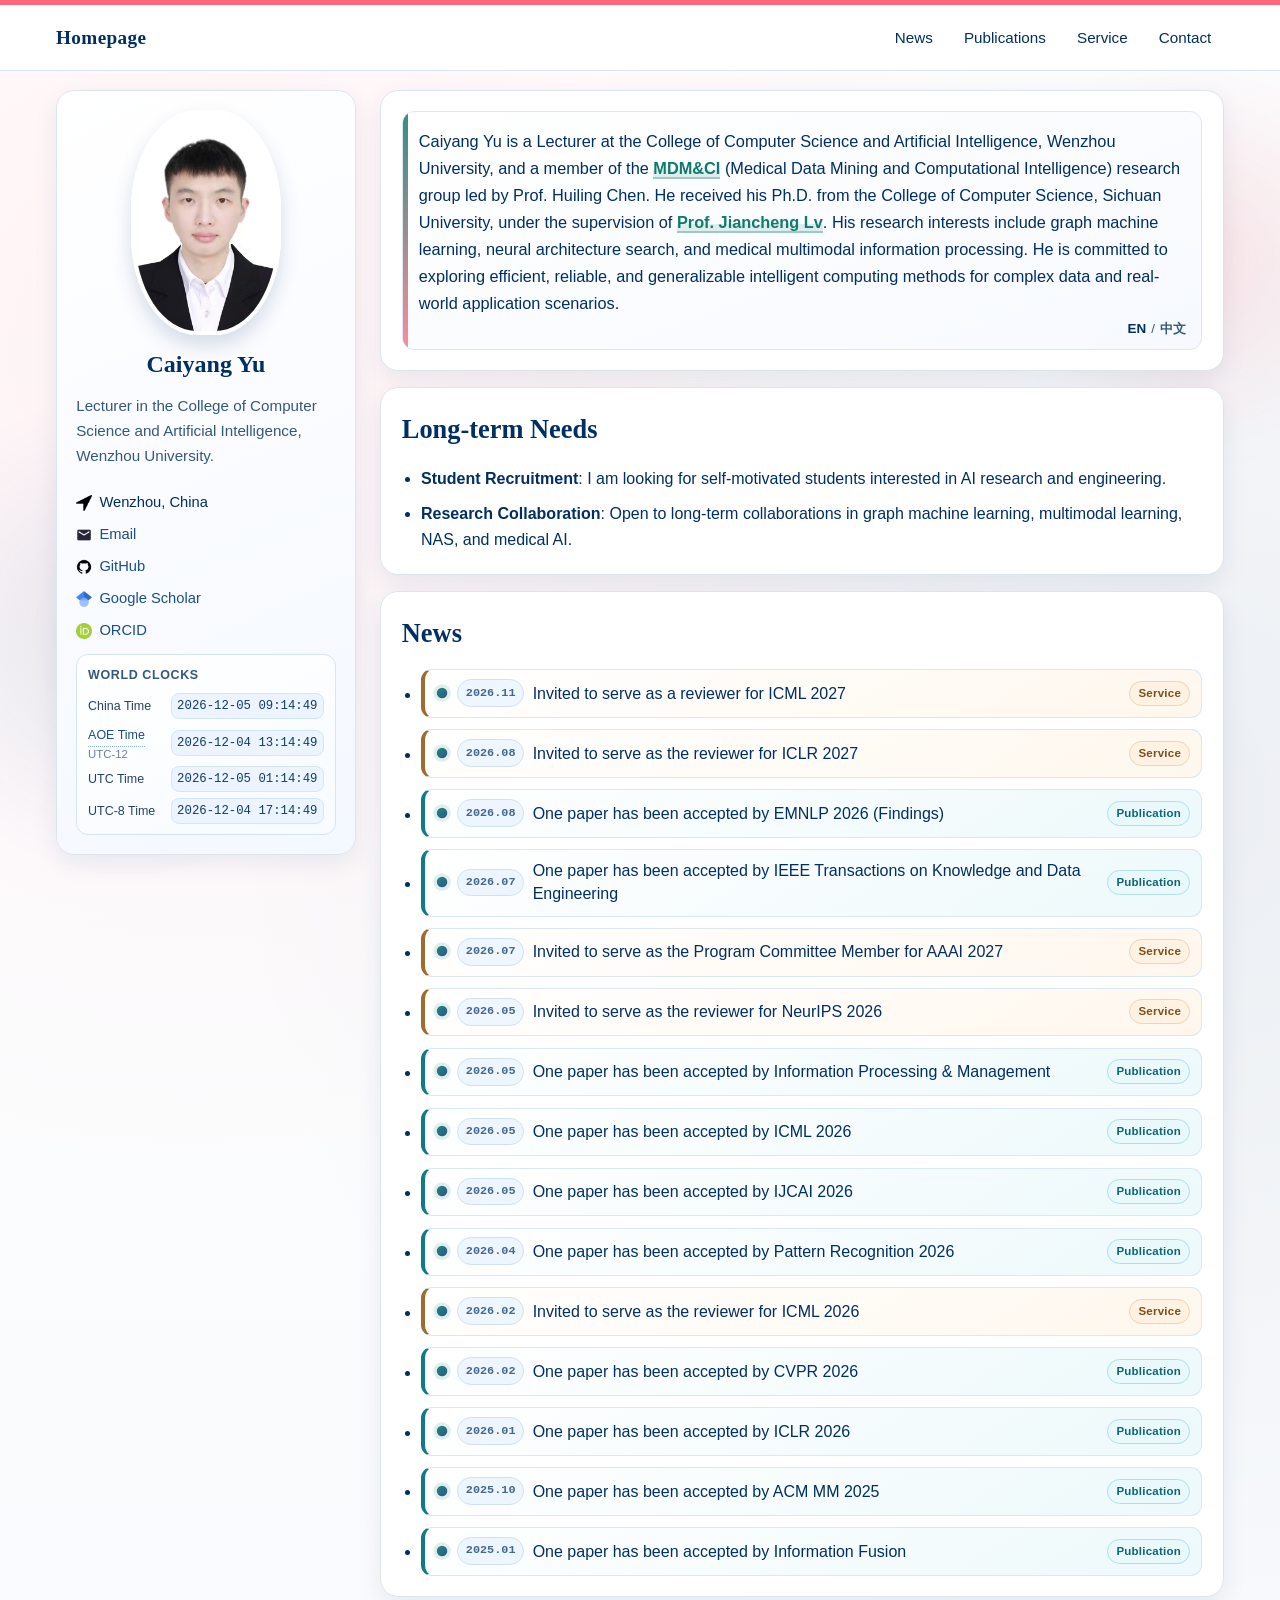
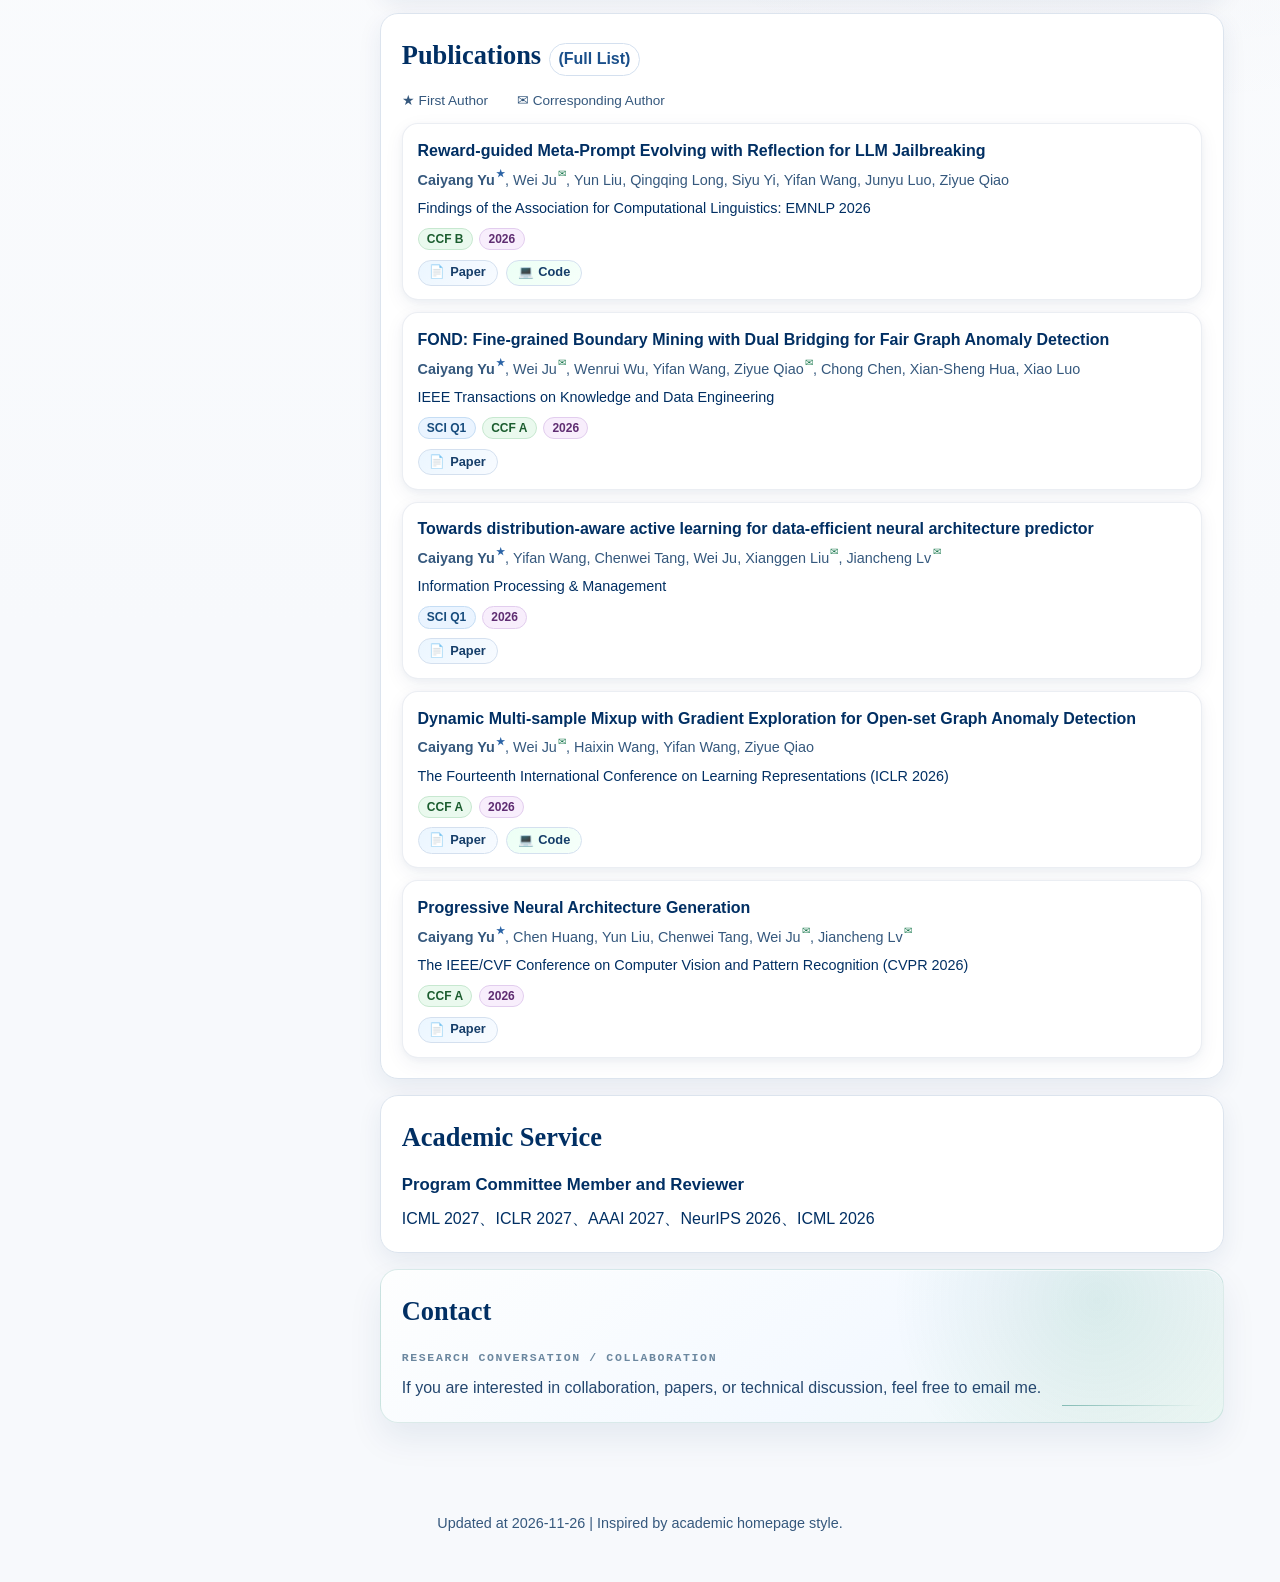
<file: index.html>
<!doctype html>
<html lang="en">
  <head>
    <meta charset="UTF-8" />
    <meta name="viewport" content="width=device-width, initial-scale=1.0" />
    <meta http-equiv="Cache-Control" content="no-cache, no-store, must-revalidate" />
    <meta http-equiv="Pragma" content="no-cache" />
    <meta http-equiv="Expires" content="0" />
    <title>Caiyang Yu - Homepage</title>
    <link rel="icon" href="./assets/img/avatar.svg" type="image/svg+xml" />
    <meta
      name="description"
      content="Caiyang Yu's personal homepage, publications, academic service, and contact information."
    />
    <script>document.documentElement.classList.add("js");</script>
    <link rel="stylesheet" href="./assets/css/style.css?v=20260829a15" />
  </head>
  <body class="accent-border-top content-loading" aria-busy="true">
    <header class="masthead">
      <div class="masthead__inner">
        <a class="brand" href="#overview">Homepage</a>
        <button class="menu-toggle" id="menuToggle" aria-label="Toggle navigation menu">
          &#9776;
        </button>
        <nav class="site-nav" id="siteNav">
          <a href="#news" class="nav-link" id="navNews">News</a>
          <a href="#publications" class="nav-link" id="navPublications">Publications</a>
          <a href="#service" class="nav-link" id="navService">Service</a>
          <a href="#contact" class="nav-link" id="navContact">Contact</a>
        </nav>
      </div>
    </header>

    <div class="layout">
      <aside class="sidebar">
        <div class="profile-card reveal">
          <img
            src="./assets/img/caiyang-yu.jpg"
            alt="Caiyang Yu profile photo"
            class="avatar"
            width="150"
            height="225"
          />
          <h1 class="name" id="profileName"></h1>
          <p class="title" id="profileTitle"></p>
          <p class="bio" id="profileBio"></p>
          <div class="profile-sections" id="profileSections"></div>
          <ul class="meta-list" id="profileMeta"></ul>
        </div>
      </aside>

      <main class="content">
        <section id="overview" class="section reveal">
          <div class="overview-grid">
            <article class="summary-card">
              <p class="summary-text" id="summaryText"></p>
              <div class="lang-switch lang-switch-inline" id="langSwitch" aria-label="Language switch">
                <button type="button" class="lang-btn active" id="langBtnEn" data-lang="en">EN</button>
                <span class="lang-divider" aria-hidden="true">/</span>
                <button type="button" class="lang-btn" id="langBtnZh" data-lang="zh">中文</button>
              </div>
            </article>
          </div>
        </section>

        <section id="longterm" class="section reveal">
          <h2 id="longtermTitle">Long-term Needs</h2>
          <ul class="timeline" id="longtermList"></ul>
        </section>
        <section id="news" class="section reveal">
          <h2 id="newsTitle">News</h2>
          <ul class="timeline" id="newsList"></ul>
        </section>

        <section id="publications" class="section reveal">
          <h2 id="publicationsTitle" class="section-title-row">
            <span id="publicationsTitleText">Publications</span>
            <a id="publicationsFullListLink" class="section-title-link" href="./publications.html">(Full List)</a>
          </h2>
          <div class="chip-group" id="pubFilterChips"></div>
          <p class="filter-hint filter-hint--authors" id="pubFilterHint">★ First Author &nbsp;&nbsp; ✉ Corresponding Author</p>
          <div class="pub-list" id="pubList"></div>
        </section>

        <section id="service" class="section reveal">
          <h2 id="serviceTitle">Academic Service</h2>
          <div class="academic-service-list" id="serviceList"></div>
        </section>

        <section id="contact" class="section reveal">
          <h2 id="contactTitle">Contact</h2>
          <p id="contactText"></p>
        </section>
      </main>
    </div>

    <footer class="footer">
      <p><span id="updatedLabel">Updated at</span> <span id="updatedAt"></span> | <span id="footerInspired">Inspired by academic homepage style.</span></p>
    </footer>

    <script>
      window.CONTENT_BASE_PATH = "./content";
      window.contentReadyFallback = window.setTimeout(function () {
        document.body.classList.remove("content-loading");
        document.body.removeAttribute("aria-busy");
      }, 4000);
    </script>
    <script src="./assets/js/main.js?v=20260829a15"></script>
  </body>
</html>
</file>
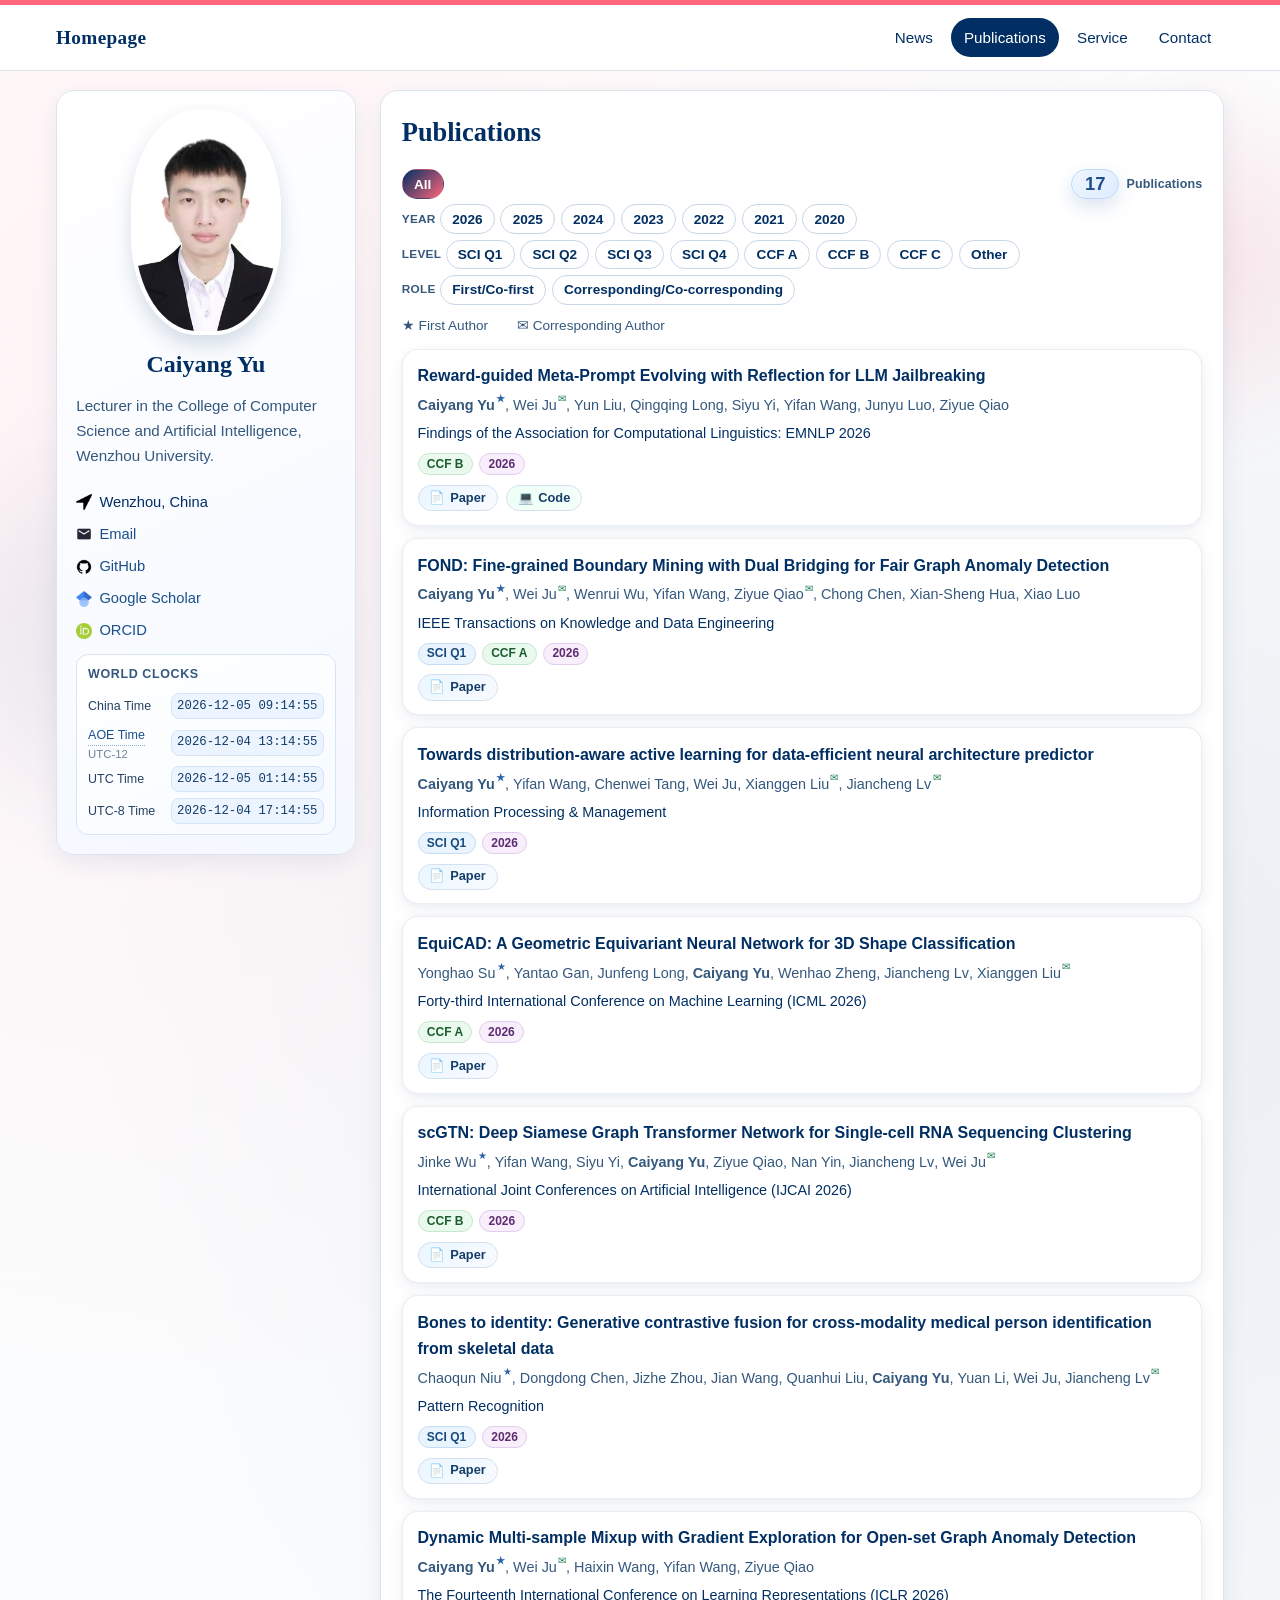
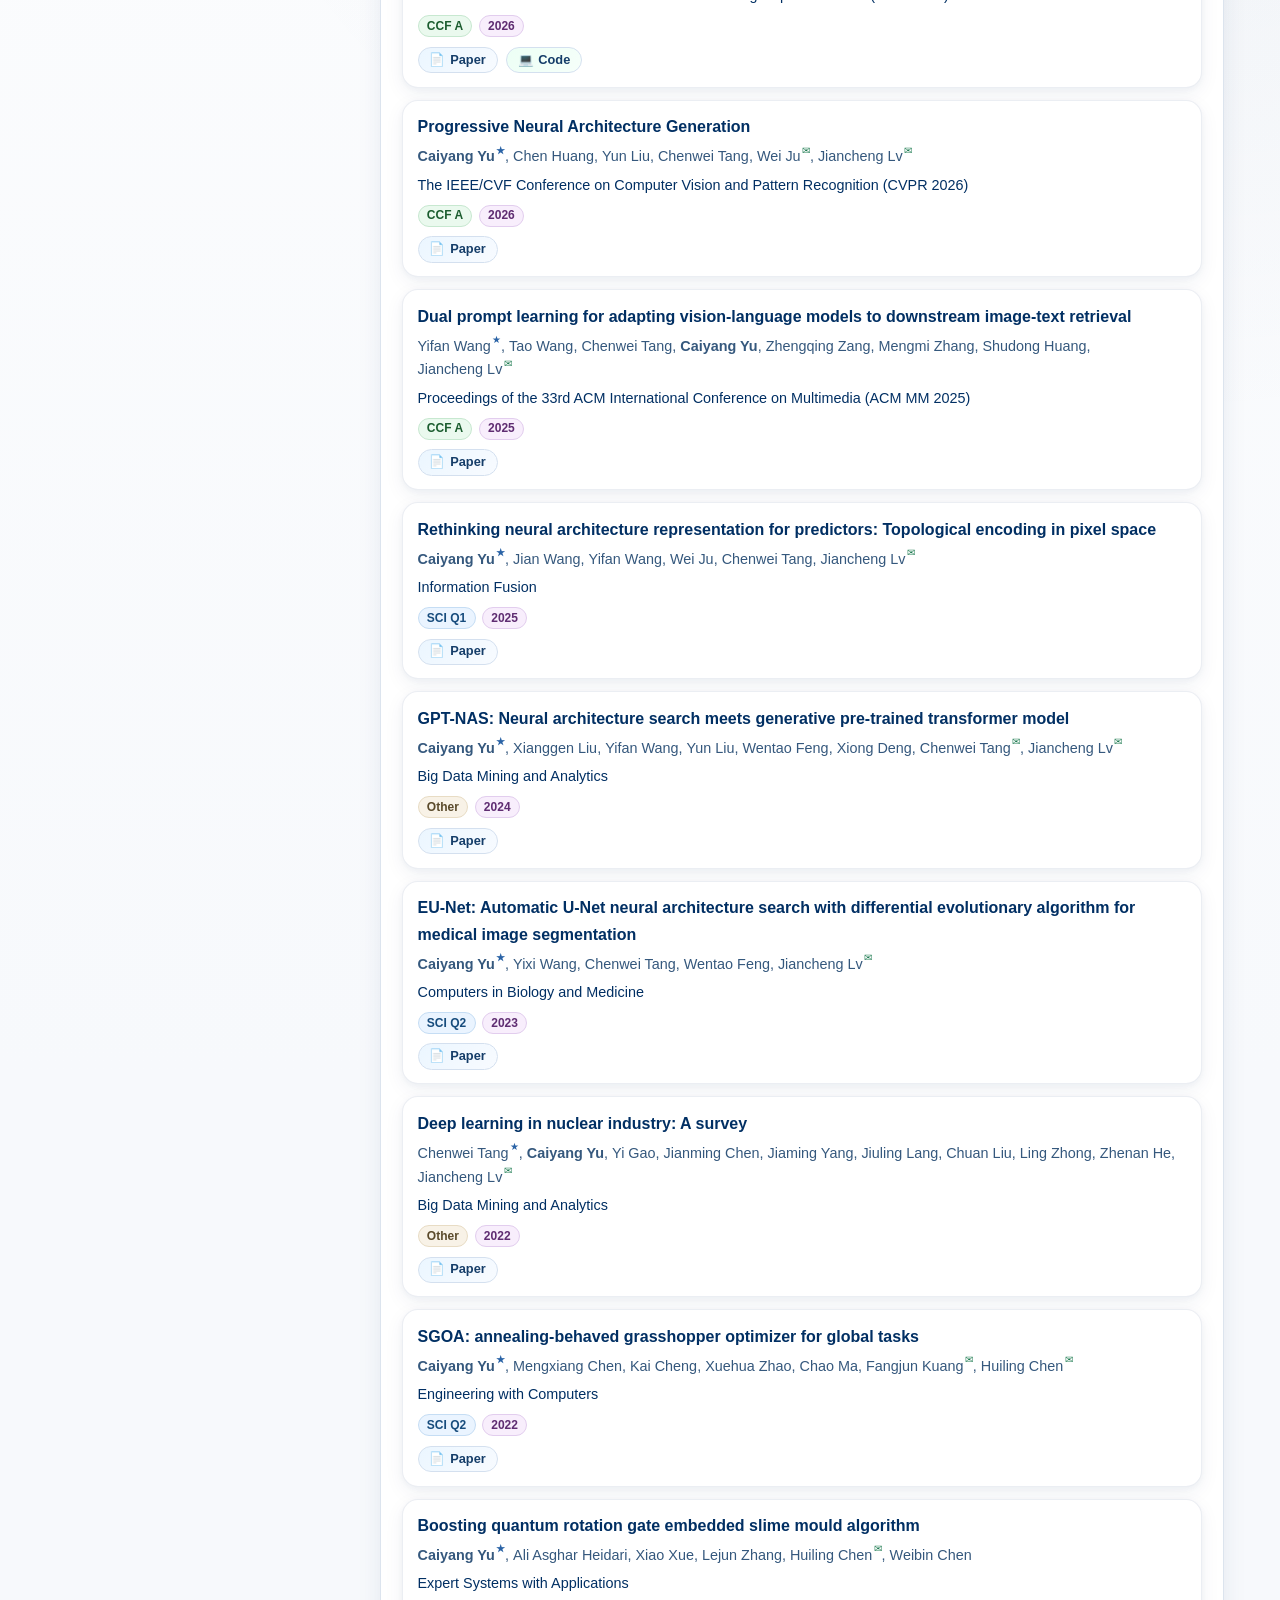
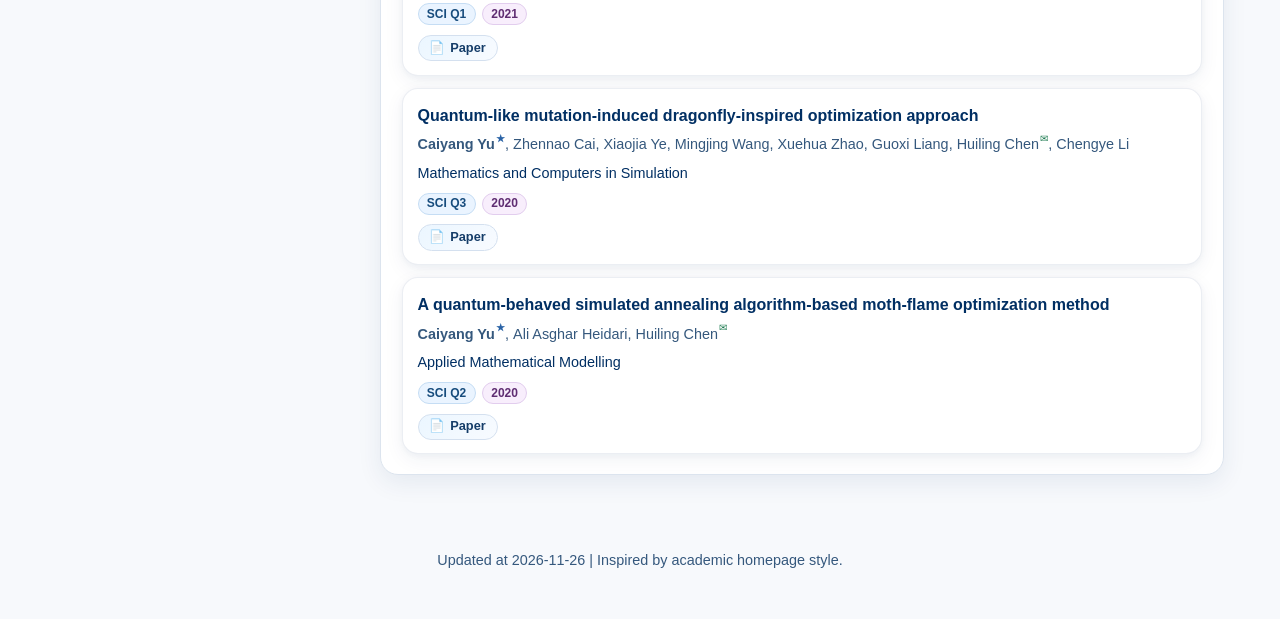
<file: publications.html>
<!doctype html>
<html lang="en">
  <head>
    <meta charset="UTF-8" />
    <meta name="viewport" content="width=device-width, initial-scale=1.0" />
    <meta http-equiv="Cache-Control" content="no-cache, no-store, must-revalidate" />
    <meta http-equiv="Pragma" content="no-cache" />
    <meta http-equiv="Expires" content="0" />
    <title>Caiyang Yu - Publications</title>
    <link rel="icon" href="./assets/img/avatar.svg" type="image/svg+xml" />
    <meta
      name="description"
      content="Full publications list with tag filters and resource links."
    />
    <script>document.documentElement.classList.add("js");</script>
    <link rel="stylesheet" href="./assets/css/style.css?v=20260829a15" />
  </head>
  <body class="accent-border-top publications-page content-loading" aria-busy="true">
    <header class="masthead">
      <div class="masthead__inner">
        <a class="brand" href="./index.html#overview">Homepage</a>
        <button class="menu-toggle" id="menuToggle" aria-label="Toggle navigation menu">
          &#9776;
        </button>
        <nav class="site-nav" id="siteNav">
          <a href="./index.html#news" class="nav-link" id="navNews">News</a>
          <a href="./publications.html#publications" class="nav-link active" id="navPublications">Publications</a>
          <a href="./index.html#service" class="nav-link" id="navService">Service</a>
          <a href="./index.html#contact" class="nav-link" id="navContact">Contact</a>
        </nav>
      </div>
    </header>

    <div class="layout">
      <aside class="sidebar">
        <div class="profile-card">
          <img
            src="./assets/img/caiyang-yu.jpg"
            alt="Profile avatar"
            class="avatar"
            width="150"
            height="225"
          />
          <h1 class="name" id="profileName"></h1>
          <p class="title" id="profileTitle"></p>
          <p class="bio" id="profileBio"></p>
          <div class="profile-sections" id="profileSections"></div>
          <ul class="meta-list" id="profileMeta"></ul>
        </div>
      </aside>

      <main class="content">
        <section id="publications" class="section">
          <h2 id="publicationsTitle">Publications</h2>
          <div class="chip-group" id="pubFilterChips"></div>
          <p class="filter-hint filter-hint--authors" id="pubFilterHint">★ First Author &nbsp;&nbsp; ✉ Corresponding Author</p>
          <div class="pub-list" id="pubList"></div>
        </section>
      </main>
    </div>

    <footer class="footer">
      <p><span id="updatedLabel">Updated at</span> <span id="updatedAt"></span> | <span id="footerInspired">Inspired by academic homepage style.</span></p>
    </footer>

    <script>
      window.CONTENT_BASE_PATH = "./content";
      window.contentReadyFallback = window.setTimeout(function () {
        document.body.classList.remove("content-loading");
        document.body.removeAttribute("aria-busy");
      }, 4000);
    </script>
    <script src="./assets/js/main.js?v=20260829a15"></script>
  </body>
</html>
</file>
<file: assets/css/style.css>
:root {
  --primary-color: #012f63;
  --primary-light: #1a4f8a;
  --accent-color: #fe667b;
  --accent-light: #ff9aaa;
  --bg-light: #f7f9fc;
  --bg-white: #ffffff;
  --text-main: #012f63;
  --text-muted: #35587d;
  --border: #dce4ee;
  --shadow: 0 8px 24px rgba(1, 47, 99, 0.08);
  --shadow-hover: 0 14px 30px rgba(1, 47, 99, 0.14);
  --radius: 12px;
  --radius-lg: 18px;
  --space: 1rem;
  --scroll-progress: 0;
}

*,
*::before,
*::after {
  box-sizing: border-box;
}

html {
  scroll-behavior: auto;
}

body {
  position: relative;
  margin: 0;
  min-height: 100vh;
  color: var(--text-main);
  background:
    radial-gradient(circle at 15% 10%, rgba(254, 102, 123, 0.08), transparent 28%),
    radial-gradient(circle at 90% 25%, rgba(1, 47, 99, 0.07), transparent 35%),
    linear-gradient(180deg, #ffffff 0%, #f7f9fc 70%);
  font-family: "Segoe UI", "PingFang SC", "Microsoft YaHei", Arial, sans-serif;
  line-height: 1.65;
  overflow-x: hidden;
  animation: none;
}

/* Keep raw HTML placeholders out of the first paint while JSON content loads. */
.js body.content-loading .layout,
.js body.content-loading .footer {
  visibility: hidden;
  opacity: 0;
}

.js body:not(.content-loading) .layout,
.js body:not(.content-loading) .footer {
  transition: opacity 0.16s ease;
}

body.modal-open {
  overflow: hidden;
  filter: none !important;
  animation: none !important;
}

body::before,
body::after {
  content: "";
  position: fixed;
  inset: auto;
  pointer-events: none;
  z-index: 0;
  filter: blur(18px);
}

body::before {
  top: 6vh;
  right: -10vw;
  width: 32vw;
  height: 32vw;
  min-width: 300px;
  min-height: 300px;
  border-radius: 50%;
  background: radial-gradient(circle, rgba(254, 102, 123, 0.14) 0%, rgba(254, 102, 123, 0) 68%);
  animation: none;
}

body::after {
  left: -8vw;
  bottom: 4vh;
  width: 36vw;
  height: 36vw;
  min-width: 320px;
  min-height: 320px;
  border-radius: 50%;
  background: radial-gradient(circle, rgba(26, 79, 138, 0.11) 0%, rgba(26, 79, 138, 0) 72%);
  animation: none;
}

.ambient-network {
  position: fixed;
  inset: 0;
  z-index: 0;
  width: 100%;
  height: 100%;
  pointer-events: none;
  opacity: 0.9;
  mask-image: linear-gradient(
    90deg,
    rgba(0, 0, 0, 0.98) 0%,
    rgba(0, 0, 0, 0.95) 18%,
    rgba(0, 0, 0, 0.18) 39%,
    rgba(0, 0, 0, 0.18) 61%,
    rgba(0, 0, 0, 0.95) 82%,
    rgba(0, 0, 0, 0.98) 100%
  );
  -webkit-mask-image: linear-gradient(
    90deg,
    rgba(0, 0, 0, 0.98) 0%,
    rgba(0, 0, 0, 0.95) 18%,
    rgba(0, 0, 0, 0.18) 39%,
    rgba(0, 0, 0, 0.18) 61%,
    rgba(0, 0, 0, 0.95) 82%,
    rgba(0, 0, 0, 0.98) 100%
  );
}

.accent-border-top {
  border-top: 5px solid var(--accent-color);
}

a {
  color: var(--primary-light);
  text-decoration: none;
}

a:hover {
  color: var(--accent-color);
}

.masthead {
  position: sticky;
  top: 0;
  z-index: 20;
  overflow: hidden;
  backdrop-filter: blur(8px);
  background: rgba(255, 255, 255, 0.9);
  border-bottom: 1px solid var(--border);
}

.masthead::after {
  content: "";
  position: absolute;
  left: 0;
  right: 0;
  bottom: 0;
  height: 2px;
  background: linear-gradient(90deg, rgba(15, 123, 108, 0.95), rgba(254, 102, 123, 0.95));
  transform-origin: left center;
  transform: scaleX(calc(var(--scroll-progress) * 0.01));
  box-shadow: 0 0 12px rgba(15, 123, 108, 0.18);
}

.masthead__inner {
  max-width: 1200px;
  margin: 0 auto;
  padding: 0.8rem 1rem;
  display: flex;
  align-items: center;
  gap: 1rem;
}

.brand {
  font-family: Georgia, "Times New Roman", serif;
  font-size: 1.2rem;
  font-weight: 700;
  color: var(--primary-color);
  letter-spacing: 0.02em;
}

.site-nav {
  margin-left: auto;
  display: flex;
  flex-wrap: wrap;
  gap: 0.35rem;
}

.nav-link {
  font-size: 0.95rem;
  padding: 0.45rem 0.8rem;
  border-radius: 999px;
  color: var(--primary-color);
  transition: 0.2s ease;
}

.nav-link:hover,
.nav-link.active {
  background: var(--primary-color);
  color: #fff;
}

.menu-toggle {
  display: none;
  border: 1px solid var(--border);
  border-radius: 8px;
  background: #fff;
  color: var(--primary-color);
  padding: 0.3rem 0.55rem;
  font-size: 1.15rem;
}

.layout {
  position: relative;
  z-index: 1;
  max-width: 1200px;
  margin: 1.2rem auto 0;
  padding: 0 1rem 2.5rem;
  display: grid;
  grid-template-columns: 300px 1fr;
  gap: 1.5rem;
}

.sidebar {
  position: sticky;
  top: 88px;
  align-self: start;
  max-height: calc(100vh - 104px);
  perspective: 1400px;
}

.profile-card {
  position: relative;
  background: linear-gradient(155deg, #fff 0%, #f4f8ff 100%);
  border: 1px solid var(--border);
  border-radius: var(--radius-lg);
  box-shadow: var(--shadow);
  padding: 1.2rem;
  max-height: calc(100vh - 104px);
  overflow-y: auto;
  scrollbar-gutter: stable;
  -ms-overflow-style: none;
  scrollbar-width: none;
  transform-style: preserve-3d;
  transform:
    perspective(1200px)
    rotateX(var(--card-tilt-x, 0deg))
    rotateY(var(--card-tilt-y, 0deg))
    translateY(var(--card-lift, 0px));
  transition: transform 0.26s ease, box-shadow 0.26s ease, border-color 0.26s ease;
}

.profile-card::before {
  content: "";
  position: absolute;
  inset: 0;
  border-radius: inherit;
  background:
    radial-gradient(circle at var(--card-glow-x, 50%) var(--card-glow-y, 22%), rgba(255, 255, 255, 0.78), transparent 28%),
    linear-gradient(145deg, rgba(255, 255, 255, 0.3), transparent 48%);
  opacity: 0;
  transition: opacity 0.26s ease;
  pointer-events: none;
}

.profile-card:hover {
  border-color: rgba(15, 123, 108, 0.22);
  box-shadow: 0 20px 40px rgba(1, 47, 99, 0.14);
}

.profile-card:hover::before {
  opacity: 1;
}

.profile-card::-webkit-scrollbar {
  display: none;
  width: 0;
  height: 0;
}

.avatar {
  width: 100%;
  max-width: 150px;
  aspect-ratio: 2 / 3;
  object-fit: cover;
  object-position: center top;
  border-radius: 44%;
  border: 4px solid #fff;
  box-shadow: 0 10px 20px rgba(1, 47, 99, 0.16);
  display: block;
  margin: 0 auto 0.9rem;
  transform-origin: center;
  transition: transform 0.28s ease, box-shadow 0.28s ease, filter 0.28s ease;
  will-change: transform;
}

.avatar:hover {
  transform: scale(1.16);
  box-shadow: 0 20px 34px rgba(1, 47, 99, 0.24);
  filter: saturate(1.03);
}

.profile-card:hover .avatar {
  transform: translate3d(0, 0, 28px) scale(1.08);
}

.profile-card:hover .avatar:hover {
  transform: translate3d(0, 0, 28px) scale(1.16);
}

.name {
  margin: 0 0 0.1rem;
  text-align: center;
  font-size: 1.5rem;
  line-height: 1.2;
  font-family: Georgia, "Times New Roman", serif;
  transition: transform 0.26s ease, letter-spacing 0.26s ease;
}

.title {
  margin: 0 0 0.9rem;
  text-align: center;
  color: var(--accent-color);
  font-weight: 600;
  transition: transform 0.26s ease, color 0.26s ease;
}

.bio {
  margin: 0 0 0.8rem;
  color: var(--text-muted);
  font-size: 0.95rem;
  transition: transform 0.26s ease, opacity 0.26s ease;
}

.profile-sections {
  margin: 0 0 0.8rem;
  display: grid;
  gap: 0.55rem;
  transition: transform 0.26s ease;
}

.profile-section {
  border: 1px solid #dee8f5;
  border-radius: 10px;
  background: #fff;
  padding: 0.5rem 0.6rem;
}

.profile-section h3 {
  margin: 0 0 0.25rem;
  font-size: 0.83rem;
  letter-spacing: 0.02em;
  text-transform: uppercase;
  color: var(--accent-color);
}

.profile-section ul {
  margin: 0;
  padding-left: 1rem;
  font-size: 0.87rem;
  color: var(--text-main);
}

.meta-list {
  list-style: none;
  padding: 0;
  margin: 0;
  display: grid;
  gap: 0.9rem;
  font-size: 0.92rem;
  transition: transform 0.26s ease;
}

.meta-item {
  display: flex;
  align-items: center;
  gap: 0.45rem;
}

.meta-link {
  display: inline-flex;
  align-items: center;
  gap: 0.45rem;
}

.meta-icon {
  width: 1.2rem;
  text-align: center;
  display: inline-block;
  flex: 0 0 1.2rem;
}

.meta-icon-img {
  width: 1rem;
  height: 1rem;
  object-fit: contain;
  flex: 0 0 1rem;
  display: inline-block;
}

.meta-text {
  line-height: 1.2;
}

.profile-card:hover .name {
  transform: translate3d(0, -2px, 26px);
  letter-spacing: 0.015em;
}

.profile-card:hover .title {
  transform: translate3d(0, -1px, 20px);
  color: #e95b72;
}

.profile-card:hover .bio,
.profile-card:hover .profile-sections,
.profile-card:hover .meta-list {
  transform: translate3d(0, 0, 14px);
}

.profile-time-section {
  margin-top: 0.88rem;
  padding: 0.62rem 0.68rem;
  border: 1px solid #d7e4f4;
  border-radius: 12px;
  background: linear-gradient(155deg, #ffffff, #f7fbff);
}

.profile-time-title {
  margin: 0 0 0.5rem;
  font-size: 0.78rem;
  letter-spacing: 0.05em;
  text-transform: uppercase;
  color: var(--text-muted);
}

.profile-time-grid {
  display: grid;
  gap: 0.36rem;
}

.profile-time-row {
  display: flex;
  align-items: center;
  justify-content: space-between;
  gap: 0.6rem;
}

.profile-time-label-wrap {
  display: inline-flex;
  flex-direction: column;
  align-items: flex-start;
  gap: 0.08rem;
  min-width: 0;
}

.profile-time-label {
  font-size: 0.78rem;
  color: #274162;
  white-space: nowrap;
}

.profile-time-label--link {
  color: #1c4e8c;
  text-decoration: none;
  border-bottom: 1px dotted #8bb1de;
}

.profile-time-label--link:hover {
  color: var(--accent-color);
  border-bottom-color: var(--accent-color);
}

.profile-time-sublabel {
  font-size: 0.71rem;
  color: #6e8098;
  line-height: 1.1;
}

.profile-time-value {
  min-width: 146px;
  text-align: right;
  font-family: ui-monospace, SFMono-Regular, Menlo, Consolas, "Liberation Mono", monospace;
  font-size: 0.77rem;
  color: #113b66;
  background: #ecf4ff;
  border: 1px solid #d5e5f8;
  border-radius: 8px;
  padding: 0.12rem 0.34rem;
  white-space: nowrap;
}

.content {
  min-width: 0;
}

body.publications-page .section {
  margin-bottom: 0;
}

.section {
  position: relative;
  scroll-margin-top: 5rem;
  background: var(--bg-white);
  border: 1px solid var(--border);
  border-radius: var(--radius-lg);
  box-shadow: var(--shadow);
  padding: 1.25rem 1.3rem;
  margin-bottom: 1rem;
  overflow: hidden;
  isolation: isolate;
}

.section h2 {
  margin: 0 0 0.9rem;
  position: relative;
  font-family: Georgia, "Times New Roman", serif;
  font-size: 1.65rem;
  color: var(--primary-color);
}

.section-title-row {
  display: flex;
  align-items: baseline;
  flex-wrap: wrap;
  gap: 0.5rem;
}

.section-title-link {
  font-family: "Segoe UI", "PingFang SC", "Microsoft YaHei", Arial, sans-serif;
  font-size: 1rem;
  font-weight: 600;
  color: var(--primary-light);
  border: 1px solid #d4e0ef;
  border-radius: 999px;
  padding: 0.14rem 0.52rem;
  transition:
    transform 0.18s ease,
    color 0.18s ease,
    border-color 0.18s ease,
    box-shadow 0.18s ease;
}

.section-title-link:hover {
  transform: translateY(-1px);
  color: var(--accent-color);
  border-color: #f3b4bf;
  box-shadow: 0 8px 16px rgba(1, 47, 99, 0.1);
}

.section h3 {
  margin: 0 0 0.5rem;
  font-size: 1.05rem;
}

.section ul {
  margin: 0;
  padding-left: 1.2rem;
}

.overview-grid {
  display: grid;
  grid-template-columns: 1fr;
  gap: 0.9rem;
}

.summary-card {
  position: relative;
  border: 1px solid #dbe7f5;
  border-radius: var(--radius);
  background: linear-gradient(160deg, #ffffff, #f6f9ff);
  padding: 1rem 1rem 2rem;
  overflow: hidden;
}

.summary-card::before {
  content: "";
  position: absolute;
  inset: 0 auto 0 0;
  width: 5px;
  background: linear-gradient(180deg, rgba(15, 123, 108, 0.85), rgba(254, 102, 123, 0.75));
  border-radius: 999px;
}

.summary-text {
  margin: 0;
  font-size: 1.02rem;
}

.summary-text--staged {
  display: block;
}

.summary-segment {
  display: inline;
  white-space: normal;
  opacity: 0;
  transform: translate3d(0, 18px, 0);
  filter: blur(8px);
  transition:
    opacity 0.54s ease,
    transform 0.62s cubic-bezier(0.16, 1, 0.3, 1),
    filter 0.45s ease;
  transition-delay: var(--segment-delay, 0ms);
}

#overview.in .summary-segment {
  opacity: 1;
  transform: translate3d(0, 0, 0);
  filter: blur(0);
}

.summary-text a {
  color: #0f7b6c;
  font-weight: 600;
  text-decoration: none;
  border-bottom: 2px solid rgba(15, 123, 108, 0.4);
  background: linear-gradient(180deg, transparent 62%, rgba(15, 123, 108, 0.12) 62%);
  transition:
    color 0.2s ease,
    border-color 0.2s ease,
    background 0.2s ease;
}

.summary-text a:hover {
  color: #0b5f54;
  border-bottom-color: rgba(11, 95, 84, 0.7);
  background: linear-gradient(180deg, transparent 52%, rgba(15, 123, 108, 0.2) 52%);
}

.summary-text a:focus-visible {
  outline: 2px solid rgba(15, 123, 108, 0.3);
  outline-offset: 2px;
  border-radius: 2px;
}

.feature-grid {
  margin-top: 0.9rem;
  display: grid;
  grid-template-columns: repeat(3, minmax(0, 1fr));
  gap: 0.7rem;
}

.feature-card {
  padding: 0.8rem 0.9rem;
  border-radius: var(--radius);
  border: 1px solid #e3eaf3;
  background: linear-gradient(155deg, #ffffff, #f6f9fe);
}

.timeline {
  display: grid;
  gap: 0.55rem;
}

#news .timeline {
  position: relative;
  gap: 0.7rem;
}

#news .timeline li {
  position: relative;
  border-radius: 11px;
  border: 1px solid #dbe7f5;
  border-left: 4px solid #7ea2d1;
  background: linear-gradient(155deg, #ffffff 0%, #f7fbff 100%);
  padding: 0.56rem 0.7rem 0.62rem;
  transition:
    transform 0.2s ease,
    box-shadow 0.2s ease,
    background-color 0.2s ease,
    border-color 0.2s ease;
  transform-origin: left center;
}

#news .timeline li:hover {
  transform: translateX(4px);
  box-shadow: 0 10px 20px rgba(1, 47, 99, 0.1);
}

#news .timeline li.news-type-publication {
  border-left-color: #0f7a88;
  background: linear-gradient(150deg, #ffffff 0%, #edf9fb 100%);
}

#news .timeline li.news-type-service {
  border-left-color: #9f6b2f;
  background: linear-gradient(150deg, #ffffff 0%, #fff7ed 100%);
}

#news .timeline li.news-type-update {
  border-left-color: #3465b2;
  background: linear-gradient(150deg, #ffffff 0%, #eef4ff 100%);
}

#news .timeline li.news-type-award {
  border-left-color: #b98316;
  background: linear-gradient(150deg, #ffffff 0%, #fff9eb 100%);
}

#news .timeline li.news-type-talk {
  border-left-color: #7a55b5;
  background: linear-gradient(150deg, #ffffff 0%, #f7f1ff 100%);
}

#news .timeline li.news-type-teaching {
  border-left-color: #32805f;
  background: linear-gradient(150deg, #ffffff 0%, #eefaf4 100%);
}

#news .timeline li.news-type-project {
  border-left-color: #3676a8;
  background: linear-gradient(150deg, #ffffff 0%, #eef7ff 100%);
}

#news .timeline li.news-type-other {
  border-left-color: #718096;
  background: linear-gradient(150deg, #ffffff 0%, #f4f6f9 100%);
}

#news .news-line {
  display: grid;
  grid-template-columns: max-content max-content minmax(0, 1fr) max-content;
  align-items: center;
  gap: 0.55rem;
  min-width: 0;
}

#news .news-marker {
  width: 0.78rem;
  height: 0.78rem;
  border-radius: 999px;
  background: linear-gradient(135deg, rgba(15, 123, 108, 0.9), rgba(26, 79, 138, 0.95));
  box-shadow: 0 0 0 4px rgba(15, 123, 108, 0.12);
  transform: scale(0.88);
}

#news .news-date {
  display: inline-flex;
  align-items: center;
  justify-content: center;
  padding: 0.2rem 0.46rem;
  border-radius: 999px;
  background: rgba(235, 244, 255, 0.82);
  border: 1px solid #d2e1f2;
  font-family: Consolas, "Courier New", monospace;
  font-size: 0.74rem;
  font-weight: 700;
  color: #45688f;
  white-space: nowrap;
}

#news .news-main {
  min-width: 0;
  flex: 1 1 auto;
  white-space: normal;
  line-height: 1.45;
}

#news .news-pill {
  margin-left: auto;
  flex: 0 0 auto;
  display: inline-flex;
  align-items: center;
  border-radius: 999px;
  padding: 0.12rem 0.5rem;
  font-size: 0.72rem;
  font-weight: 700;
  letter-spacing: 0.02em;
  border: 1px solid transparent;
}

#news .news-pill-publication {
  color: #0f6672;
  border-color: #b2dfe6;
  background: #e9f8fb;
}

#news .news-pill-service {
  color: #7d4f1b;
  border-color: #f0d4b3;
  background: #fff2e2;
}

#news .news-pill-update {
  color: #2b4f92;
  border-color: #c6d6f5;
  background: #edf3ff;
}

#news .news-pill-award {
  color: #80580b;
  border-color: #ecd39e;
  background: #fff4d9;
}

#news .news-pill-talk {
  color: #654199;
  border-color: #d9c6ef;
  background: #f4edff;
}

#news .news-pill-teaching {
  color: #236448;
  border-color: #bfe2cf;
  background: #eaf8f0;
}

#news .news-pill-project {
  color: #285d86;
  border-color: #bed9ee;
  background: #eaf5fd;
}

#news .news-pill-other {
  color: #526174;
  border-color: #d4dce6;
  background: #f0f3f7;
}

.academic-service-list {
  color: var(--text-color);
}

.academic-service-role {
  margin: 0 0 0.45rem;
  color: var(--primary-color);
  font-size: 1.15rem;
  line-height: 1.45;
}

.academic-service-summary {
  margin: 0;
  color: var(--primary-color);
  font-size: 1rem;
  line-height: 1.65;
}

.timeline li.news-latest {
  position: relative;
  animation: none;
}

#news .news-item.in .news-marker {
  animation: none;
}

@keyframes newsLatestPulse {
  0%,
  100% {
    box-shadow:
      0 0 0 rgba(37, 104, 185, 0),
      0 6px 14px rgba(1, 47, 99, 0.08);
    filter: saturate(1);
  }
  50% {
    box-shadow:
      0 0 0 2px rgba(37, 104, 185, 0.22),
      0 12px 24px rgba(1, 47, 99, 0.16);
    filter: saturate(1.08);
  }
}

@keyframes newsMarkerGlow {
  0% {
    transform: scale(0.2);
    opacity: 0;
    box-shadow: 0 0 0 0 rgba(15, 123, 108, 0.2);
  }
  60% {
    transform: scale(1.16);
    opacity: 1;
    box-shadow: 0 0 0 10px rgba(15, 123, 108, 0);
  }
  100% {
    transform: scale(1);
    opacity: 1;
    box-shadow: 0 0 0 4px rgba(15, 123, 108, 0.12);
  }
}

.journey-list {
  position: relative;
  display: grid;
  gap: 0.7rem;
  padding-left: 0.85rem;
}

.journey-list::before {
  content: "";
  position: absolute;
  left: 0.3rem;
  top: 0.1rem;
  bottom: 0.1rem;
  width: 2px;
  background: linear-gradient(180deg, var(--accent-light), var(--primary-color));
}

.journey-item {
  position: relative;
  border: 1px solid #dbe6f4;
  border-radius: var(--radius);
  background: linear-gradient(145deg, #ffffff, #f8fbff);
  padding: 0.75rem 0.85rem;
}

.journey-item::before {
  content: "";
  position: absolute;
  left: -1.1rem;
  top: 0.95rem;
  width: 10px;
  height: 10px;
  border-radius: 50%;
  background: var(--accent-color);
  box-shadow: 0 0 0 3px rgba(254, 102, 123, 0.18);
}

.journey-period {
  margin: 0;
  font-size: 0.83rem;
  color: var(--accent-color);
  font-weight: 700;
}

.journey-title {
  margin: 0.2rem 0 0;
  font-size: 1rem;
}

.journey-detail {
  margin: 0.25rem 0 0;
  font-size: 0.92rem;
  color: var(--text-muted);
}

.chip-group {
  display: flex;
  flex-wrap: wrap;
  gap: 0.45rem;
  margin-bottom: 0.8rem;
}

.pub-author-legend {
  display: flex;
  flex-wrap: wrap;
  gap: 0.75rem 1.1rem;
  margin: -0.1rem 0 0.7rem;
  padding: 0.45rem 0.65rem;
  border: 1px dashed #d2dfef;
  border-radius: 10px;
  background: #f9fcff;
}

.pub-author-legend__item {
  display: inline-flex;
  align-items: baseline;
  gap: 0.3rem;
  font-size: 0.82rem;
  color: var(--text-muted);
  font-weight: 600;
}

.pub-filter-groups {
  display: grid;
  gap: 0.34rem;
  margin-bottom: 0.8rem;
}

.pub-filter-group {
  display: grid;
  grid-template-columns: max-content minmax(0, 1fr);
  column-gap: 0.28rem;
  row-gap: 0.2rem;
  align-items: start;
}

.pub-filter-label {
  font-size: 0.74rem;
  font-weight: 700;
  color: var(--text-muted);
  letter-spacing: 0.02em;
  text-transform: uppercase;
  min-width: 0;
  padding-top: 0.32rem;
  white-space: nowrap;
}

.pub-filter-row {
  display: flex;
  flex-wrap: wrap;
  gap: 0.36rem;
  min-width: 0;
}

.pub-filter-row--all {
  align-items: center;
}

.pub-filter-group > .pub-filter-row:first-child {
  grid-column: 1 / -1;
}

.filter-hint {
  margin: -0.15rem 0 0.7rem;
  font-size: 0.85rem;
  color: var(--text-muted);
}

.filter-hint--authors {
  display: flex;
  flex-wrap: wrap;
  align-items: center;
  justify-content: space-between;
  gap: 0.9rem 1.2rem;
}

.filter-hint--authors .hint-author-legend {
  display: flex;
  flex-wrap: wrap;
  align-items: center;
  gap: 1.8rem;
}

.filter-hint--authors .hint-author-item {
  white-space: nowrap;
}

.filter-hint--authors .hint-author-pair {
  display: inline-flex;
  align-items: center;
  gap: 0.5rem;
}

.pub-selected-count {
  margin-left: auto;
  display: inline-flex;
  align-items: center;
  gap: 0.46rem;
  color: var(--text-muted);
  white-space: nowrap;
}

.pub-selected-count-number {
  display: inline-flex;
  align-items: center;
  justify-content: center;
  min-width: 2.5rem;
  padding: 0.28rem 0.78rem;
  border-radius: 999px;
  border: 1px solid #bed8f7;
  background: linear-gradient(135deg, #eef6ff 0%, #deecff 100%);
  color: #1e4f8a;
  font-size: 1.15rem;
  font-weight: 800;
  letter-spacing: 0.01em;
  line-height: 1;
  box-shadow: 0 8px 18px rgba(40, 96, 173, 0.16);
}

.pub-selected-count-label {
  font-size: 0.78rem;
  font-weight: 600;
  letter-spacing: 0.01em;
  color: var(--text-muted);
}

.chip {
  border: 1px solid #c8d6e8;
  background: #fff;
  color: var(--primary-color);
  padding: 0.4rem 0.7rem;
  border-radius: 999px;
  cursor: pointer;
  font-size: 0.85rem;
  font-weight: 600;
  display: inline-flex;
  align-items: center;
  gap: 0.35rem;
}

.chip.active,
.chip:hover {
  border-color: transparent;
  background: linear-gradient(135deg, var(--primary-color), var(--accent-color));
  color: #fff;
}

.pub-list {
  display: grid;
  gap: 0.75rem;
  transition: filter 0.22s ease, opacity 0.22s ease;
}

.pub-card {
  position: relative;
  z-index: 0;
  display: flex;
  align-items: stretch;
  gap: 0;
  border: 0.8px solid rgba(1, 47, 99, 0.08);
  border-radius: 16px;
  background: #fff;
  padding: 0;
  overflow: hidden;
  box-shadow: 0 6px 20px rgba(1, 47, 99, 0.06), 0 2px 6px rgba(1, 47, 99, 0.04);
  transition:
    transform 0.22s ease,
    box-shadow 0.22s ease,
    opacity 0.22s ease,
    filter 0.22s ease,
    border-color 0.22s ease;
}

.pub-card--text-only {
  display: block;
  padding: 0.85rem 0.92rem;
}

.pub-card--text-only .pub-body {
  padding: 0;
}

.pub-card:hover {
  transform: none;
  box-shadow: 0 6px 20px rgba(1, 47, 99, 0.06), 0 2px 6px rgba(1, 47, 99, 0.04);
}

.pub-card:focus-within,
.pub-card:hover {
  z-index: 12;
}

.pub-thumb {
  flex: 0 0 min(40%, 420px);
  min-width: 220px;
  align-self: stretch;
  border-radius: 0;
  padding: 12px;
  display: flex;
  align-items: stretch;
  justify-content: stretch;
  font-weight: 700;
  color: #fff;
  font-size: 0.88rem;
  min-height: 0;
  background: transparent;
}

.pub-thumb-button {
  position: relative;
  border: 0;
  padding: 0;
  cursor: zoom-in;
  overflow: hidden;
  width: 100%;
  height: 100%;
  min-height: 0;
  border-radius: 10px;
  display: flex;
  align-items: center;
  justify-content: center;
  background: rgba(248, 251, 255, 0.72);
}

.pub-thumb-button::before,
.pub-thumb-button::after {
  content: "";
  position: absolute;
  inset: 0;
  border-radius: inherit;
  pointer-events: none;
}

.pub-thumb-button::before {
  inset: 8px;
  border: 1px solid rgba(80, 125, 185, 0.16);
  box-shadow: inset 0 0 0 1px rgba(255, 255, 255, 0.42);
  opacity: 0.9;
}

.pub-thumb-button::after {
  background:
    linear-gradient(90deg, rgba(15, 123, 108, 0.08), transparent 34%, transparent 66%, rgba(254, 102, 123, 0.08)),
    radial-gradient(circle at 50% 45%, rgba(255, 255, 255, 0.3), transparent 55%);
  opacity: 0;
}

.pub-thumb-corner-label {
  position: absolute;
  top: 10px;
  left: 10px;
  z-index: 2;
  pointer-events: none;
  padding: 0.22rem 0.58rem;
  border-radius: 999px;
  border: 1px solid rgba(255, 255, 255, 0.42);
  background: linear-gradient(135deg, rgba(22, 70, 132, 0.92), rgba(0, 147, 163, 0.88));
  color: #fff;
  font-size: 0.68rem;
  font-weight: 700;
  letter-spacing: 0.02em;
  line-height: 1.15;
  box-shadow: 0 6px 14px rgba(1, 47, 99, 0.2);
  backdrop-filter: blur(3px);
  -webkit-backdrop-filter: blur(3px);
}

.pub-thumb-img {
  width: 100%;
  height: 100%;
  max-width: none;
  max-height: none;
  object-fit: contain;
  display: block;
  background: transparent;
  border-radius: 6px;
}

.pub-thumb-file {
  display: inline-flex;
  align-items: center;
  justify-content: center;
  position: absolute;
  inset: 0;
  width: 100%;
  min-height: 0;
  font-size: 1rem;
  letter-spacing: 0.08em;
  color: #47678f;
  background: rgba(248, 251, 255, 0.82);
}

.pub-thumb-pdf {
  width: 100%;
  height: 100%;
  min-height: 0;
  border: 0;
  display: block;
  pointer-events: none;
  background: transparent;
}

.pub-thumb-button--pdf,
.pub-thumb-button--pdf .pub-thumb-pdf {
  min-height: 0;
}

.pub-thumb-pdf-canvas {
  display: block;
  max-width: 100%;
  max-height: 100%;
  width: auto;
  height: auto;
  background: transparent;
  border-radius: 6px;
}

.pub-thumb--badge {
  width: 100%;
  min-height: 168px;
  display: flex;
  align-items: center;
  justify-content: center;
  border-radius: 10px;
  background: linear-gradient(135deg, var(--primary-color), var(--accent-color));
}

.pub-body {
  flex: 1 1 auto;
  padding: 18px 20px 16px;
}

.pub-body h3 {
  margin: 0;
  font-size: 1rem;
}

.authors,
.venue {
  margin: 0.28rem 0 0;
  font-size: 0.9rem;
}

.authors {
  color: var(--text-muted);
}

.author-name {
  display: inline-block;
  white-space: nowrap;
}

.author-name--first {
  font-weight: 700;
}

.author-badge {
  display: inline-block;
  margin-left: 0.08rem;
  font-size: 0.62rem;
  line-height: 1;
  vertical-align: super;
  transform: translateY(-0.15rem);
}

.author-badge--first {
  color: #2a63a6;
}

.author-badge--corresponding {
  color: #1b7a4f;
}

.pub-levels {
  display: flex;
  flex-wrap: wrap;
  gap: 0.4rem;
  margin-top: 0.45rem;
}

.pub-level {
  display: inline-flex;
  align-items: center;
  border-radius: 999px;
  padding: 0.18rem 0.52rem;
  font-size: 0.75rem;
  font-weight: 700;
  line-height: 1.2;
  border: 1px solid transparent;
}

.pub-level--sci {
  color: #174c7d;
  background: #eaf4ff;
  border-color: #c5ddf4;
}

.pub-level--ccf {
  color: #1b5d2f;
  background: #eaf9ee;
  border-color: #c7e8d0;
}

.pub-level--other {
  color: #5a4a2b;
  background: #f8f2e7;
  border-color: #e8dcc4;
}

.pub-level--year {
  color: #5f2d72;
  background: #f8eefc;
  border-color: #e2cdee;
}

.tags {
  display: flex;
  flex-wrap: wrap;
  gap: 0.35rem;
  margin-top: 0.5rem;
}

.tags span {
  font-size: 0.74rem;
  font-weight: 600;
  color: var(--primary-light);
  border: 1px solid #cfdced;
  border-radius: 999px;
  padding: 0.18rem 0.45rem;
  background: #fff;
}

.tags span.tag-type-match {
  color: #1b5d2f;
  background: #eaf9ee;
  border-color: #c7e8d0;
  font-weight: 700;
}

.links {
  margin: 0.5rem 0 0;
  display: flex;
  gap: 0.8rem;
  font-size: 0.92rem;
  font-weight: 600;
}

.pub-actions {
  margin: 0.6rem 0 0;
  display: flex;
  flex-wrap: wrap;
  gap: 0.5rem;
}

.pub-action {
  display: inline-flex;
  align-items: center;
  gap: 0.3rem;
  border-radius: 999px;
  padding: 0.36rem 0.68rem;
  border: 1px solid #d4e0ef;
  color: #153d69;
  font-size: 0.8rem;
  font-weight: 700;
  line-height: 1;
  text-decoration: none;
  cursor: pointer;
  transition: transform 0.18s ease, box-shadow 0.18s ease, color 0.18s ease;
}

button.pub-action {
  appearance: none;
  font-family: inherit;
}

.pub-action--paper {
  background: linear-gradient(135deg, #ebf6ff, #f8fbff);
}

.pub-action--code {
  background: linear-gradient(135deg, #ecfff5, #f6fffa);
}

.pub-action:hover {
  transform: none;
  box-shadow: none;
  color: #0a2f58;
}

.pub-action__icon {
  font-size: 0.78rem;
}

.pub-action__text {
  display: inline-block;
}

.transient-toast {
  position: fixed;
  left: 50%;
  top: 50%;
  z-index: 1400;
  display: inline-flex;
  align-items: center;
  justify-content: center;
  width: fit-content;
  min-width: 0;
  max-width: min(70vw, 280px);
  padding: 0.42rem 0.62rem;
  border-radius: 9px;
  border: 1px solid transparent;
  box-shadow: 0 12px 24px rgba(1, 47, 99, 0.14);
  font-size: 0.84rem;
  line-height: 1.25;
  text-align: center;
  font-weight: 600;
  word-break: break-word;
  opacity: 0;
  transform: translate(-50%, -46%) scale(0.98);
  pointer-events: none;
  transition: opacity 0.2s ease, transform 0.2s ease;
}

.transient-toast.show {
  opacity: 1;
  transform: translate(-50%, -50%) scale(1);
}

.transient-toast--info {
  background: #eef5ff;
  border-color: #c8daf6;
  color: #143a66;
}

.transient-toast--success {
  background: #eaf9eb;
  border-color: #bde8c1;
  color: #17612b;
}

.pub-card.hidden {
  display: none;
}

.project-list {
  display: grid;
  gap: 0.75rem;
}

.project-card {
  border: 1px solid #dce5f1;
  border-radius: var(--radius);
  background: linear-gradient(150deg, #fff, #f8fbff);
  padding: 0.8rem;
  transition: transform 0.22s ease, box-shadow 0.22s ease;
}

.project-card:hover {
  transform: translateY(-3px);
  box-shadow: var(--shadow-hover);
}

.project-top {
  display: flex;
  justify-content: space-between;
  align-items: baseline;
  gap: 0.6rem;
  flex-wrap: wrap;
}

.project-top h3 {
  margin: 0;
  font-size: 1.05rem;
}

.project-period {
  margin: 0;
  font-size: 0.82rem;
  color: var(--accent-color);
  font-weight: 700;
}

.project-summary,
.project-impact {
  margin: 0.45rem 0 0;
  font-size: 0.92rem;
}

.project-impact {
  color: var(--text-muted);
}

.hidden {
  display: none !important;
}

.footer {
  position: relative;
  z-index: 1;
  text-align: center;
  padding: 1.2rem 1rem 2rem;
  font-size: 0.9rem;
  color: var(--text-muted);
}

.pub-image-modal {
  position: fixed;
  inset: 0;
  z-index: 1250;
  display: none;
  place-items: center;
}

.pub-image-modal.open {
  display: grid;
}

.pub-image-modal__backdrop {
  position: absolute;
  inset: 0;
  background: rgba(0, 0, 0, 0.35);
  backdrop-filter: blur(1px);
}

.pub-image-modal__panel {
  position: relative;
  width: 100vw;
  height: 100vh;
  display: flex;
  align-items: center;
  justify-content: center;
  padding: 6vh 6vw;
}

.pub-image-modal__img {
  max-width: min(78vw, 1080px);
  max-height: 74vh;
  width: auto;
  height: auto;
  display: block;
  border-radius: 0;
  box-shadow: none;
  object-fit: contain;
  transform: none !important;
  transform-origin: center center !important;
  filter: none !important;
}

.pub-image-modal__pdf {
  display: none;
  width: min(78vw, 1080px);
  height: 74vh;
  border: 0;
  background: #fff;
}

.pub-image-modal.pdf-mode .pub-image-modal__img {
  display: none;
}

.pub-image-modal.pdf-mode .pub-image-modal__pdf {
  display: block;
}

.lang-switch {
  position: absolute;
  z-index: 2;
  display: inline-flex;
  align-items: center;
  gap: 0.32rem;
  border: 0;
  border-radius: 0;
  background: transparent;
  box-shadow: none;
  padding: 0;
  user-select: none;
}

.lang-switch-inline {
  right: 0.95rem;
  bottom: 0.8rem;
  margin: 0;
}

.lang-divider {
  color: var(--text-muted);
  font-size: 0.83rem;
  line-height: 1;
  padding: 0;
}

.lang-btn {
  border: 0;
  border-radius: 0;
  background: transparent;
  color: var(--text-muted);
  font-size: 0.84rem;
  font-weight: 600;
  line-height: 1;
  padding: 0;
  cursor: pointer;
  transition: color 0.18s ease;
}

.lang-btn.active {
  color: var(--primary-color);
  font-weight: 700;
}

.lang-btn:hover {
  color: var(--accent-color);
}

.email-modal {
  position: fixed;
  inset: 0;
  z-index: 1200;
  display: none;
  place-items: center;
}

.email-modal.open {
  display: grid;
}

.email-modal__backdrop {
  position: absolute;
  inset: 0;
  background: rgba(1, 47, 99, 0.45);
  backdrop-filter: blur(4px);
}

.email-modal__card {
  position: relative;
  width: min(92vw, 430px);
  background: linear-gradient(155deg, #ffffff 0%, #f5f9ff 100%);
  border: 1px solid #d5e2f2;
  border-radius: 16px;
  box-shadow: 0 20px 45px rgba(1, 47, 99, 0.24);
  padding: 1rem 1rem 1.1rem;
}

.email-modal__close {
  position: absolute;
  top: 0.55rem;
  right: 0.55rem;
  width: 2rem;
  height: 2rem;
  border: 1px solid #ccdaec;
  border-radius: 999px;
  background: #fff;
  color: var(--primary-color);
  font-size: 1.05rem;
  line-height: 1;
  cursor: pointer;
}

.email-modal__close:hover {
  border-color: transparent;
  color: #fff;
  background: linear-gradient(135deg, var(--primary-color), var(--accent-color));
}

.email-modal__kicker {
  margin: 0;
  font-size: 0.8rem;
  color: var(--accent-color);
  text-transform: uppercase;
  letter-spacing: 0.06em;
  font-weight: 700;
}

.email-modal__title {
  margin: 0.25rem 0 0.45rem;
  font-size: 1.25rem;
  font-family: Georgia, "Times New Roman", serif;
}

.email-modal__list {
  display: grid;
  gap: 0.55rem;
}

.email-modal__row {
  display: grid;
  grid-template-columns: minmax(0, 1fr) 2.1rem;
  gap: 0.55rem;
  align-items: center;
  padding: 0.55rem 0.6rem;
  border: 1px solid #d7e3f1;
  border-radius: 10px;
  background: #fff;
}

.email-modal__address {
  min-width: 0;
  word-break: break-all;
  font-weight: 600;
}

.email-modal__copy {
  border: 1px solid #cadaef;
  background: #fff;
  color: var(--primary-color);
  width: 2.1rem;
  height: 2.1rem;
  border-radius: 8px;
  padding: 0;
  cursor: pointer;
  display: inline-flex;
  align-items: center;
  justify-content: center;
}

.email-modal__copy:hover {
  border-color: transparent;
  color: #fff;
  background: linear-gradient(135deg, var(--primary-color), var(--accent-color));
}

.email-modal__copy.copied {
  border-color: #87cbb8;
  color: #fff;
  background: #0f7b6c;
}

.copy-icon {
  width: 0.92rem;
  height: 0.92rem;
  position: relative;
  display: inline-block;
}

.copy-icon::before,
.copy-icon::after {
  content: "";
  position: absolute;
  border: 1.6px solid currentColor;
  border-radius: 2px;
  width: 0.7rem;
  height: 0.7rem;
}

.copy-icon::before {
  top: 0.12rem;
  left: 0.2rem;
}

.copy-icon::after {
  top: -0.06rem;
  left: 0;
  background: transparent;
}

.reveal {
  opacity: 1;
  transform: none;
  filter: none;
  transition: none;
  will-change: auto;
}

.reveal.in {
  opacity: 1;
  transform: none;
  filter: none;
}

*,
*::before,
*::after {
  animation: none !important;
  transition: none !important;
}

#contact {
  background:
    radial-gradient(circle at 85% 20%, rgba(15, 123, 108, 0.11), transparent 28%),
    linear-gradient(145deg, #fdfefe 0%, #f4f9ff 58%, #eef8f5 100%);
  border-color: rgba(15, 123, 108, 0.14);
  box-shadow:
    0 16px 34px rgba(1, 47, 99, 0.08),
    inset 0 1px 0 rgba(255, 255, 255, 0.6);
}

#contact::after {
  content: "";
  position: absolute;
  inset: auto 1.3rem 1rem auto;
  width: 140px;
  height: 1px;
  background: linear-gradient(90deg, rgba(15, 123, 108, 0.6), rgba(15, 123, 108, 0));
  opacity: 0.75;
}

#contactText {
  max-width: 42rem;
  margin: 0;
  font-size: 1rem;
  color: #24476f;
  line-height: 1.75;
}

#contactText::before {
  content: "Research conversation / Collaboration";
  display: block;
  margin-bottom: 0.34rem;
  font-family: Consolas, "Courier New", monospace;
  font-size: 0.72rem;
  font-weight: 700;
  letter-spacing: 0.14em;
  text-transform: uppercase;
  color: #6b879f;
}

body.page-leaving .masthead,
body.page-leaving .layout,
body.page-leaving .footer {
  opacity: 0;
  transform: translateY(12px);
  transition: opacity 0.18s ease, transform 0.18s ease;
}

@keyframes atmosphereDriftA {
  0% {
    transform: translate3d(0, 0, 0) scale(1);
  }
  100% {
    transform: translate3d(-3vw, 4vh, 0) scale(1.08);
  }
}

@keyframes atmosphereDriftB {
  0% {
    transform: translate3d(0, 0, 0) scale(1);
  }
  100% {
    transform: translate3d(4vw, -3vh, 0) scale(1.06);
  }
}

@keyframes pageEnter {
  0% {
    opacity: 0;
    filter: saturate(0.96);
  }
  100% {
    opacity: 1;
    filter: saturate(1);
  }
}

@media (prefers-reduced-motion: reduce) {
  body {
    animation: none;
  }

  body::before,
  body::after {
    animation: none;
  }

  .avatar,
  .pub-thumb-button,
  .pub-thumb-img,
  .pub-thumb-pdf-canvas,
  .reveal {
    transition: none;
  }

  .avatar:hover,
  .pub-thumb-button:hover,
  .pub-thumb-button:hover .pub-thumb-img,
  .pub-thumb-button:hover .pub-thumb-pdf-canvas,
  .reveal,
  .reveal.in {
    transform: none;
    filter: none;
    opacity: 1;
  }

  .summary-segment {
    opacity: 1;
    transform: none;
    filter: none;
  }

}

@media (max-width: 1000px) {
  .layout {
    grid-template-columns: 1fr;
  }

  .sidebar {
    position: static;
    max-height: none;
  }

  .feature-grid {
    grid-template-columns: 1fr;
  }

  .overview-grid {
    grid-template-columns: 1fr;
  }

  .profile-card {
    max-height: none;
    overflow: visible;
  }
}

@media (max-width: 760px) {
  .menu-toggle {
    display: inline-block;
    margin-left: auto;
  }

  .site-nav {
    position: absolute;
    top: calc(100% + 8px);
    left: 1rem;
    right: 1rem;
    background: #fff;
    border: 1px solid var(--border);
    border-radius: 10px;
    padding: 0.45rem;
    box-shadow: var(--shadow);
    display: none;
  }

  .site-nav.open {
    display: grid;
    gap: 0.25rem;
  }

  .pub-card {
    flex-direction: column;
  }

  .pub-filter-label {
    min-width: 0;
    padding-top: 0.32rem;
  }

  .pub-thumb {
    width: 100%;
    min-width: 0;
    min-height: 0;
    padding: 10px;
  }

  .pub-thumb-button--pdf,
  .pub-thumb-button--pdf .pub-thumb-pdf {
    min-height: 0;
  }

  .pub-thumb-button {
    min-height: 0;
  }

  .pub-thumb-corner-label {
    top: 8px;
    left: 8px;
    padding: 0.2rem 0.52rem;
    font-size: 0.64rem;
  }

  .pub-body {
    padding: 0 12px 12px;
  }

  #news .news-line {
    grid-template-columns: max-content 1fr;
    align-items: start;
  }

  #news .news-pill {
    margin-left: 1.35rem;
  }

  #news .news-date {
    grid-column: 2;
    justify-self: start;
  }

  #news .news-main {
    grid-column: 2;
  }

}
</file>
